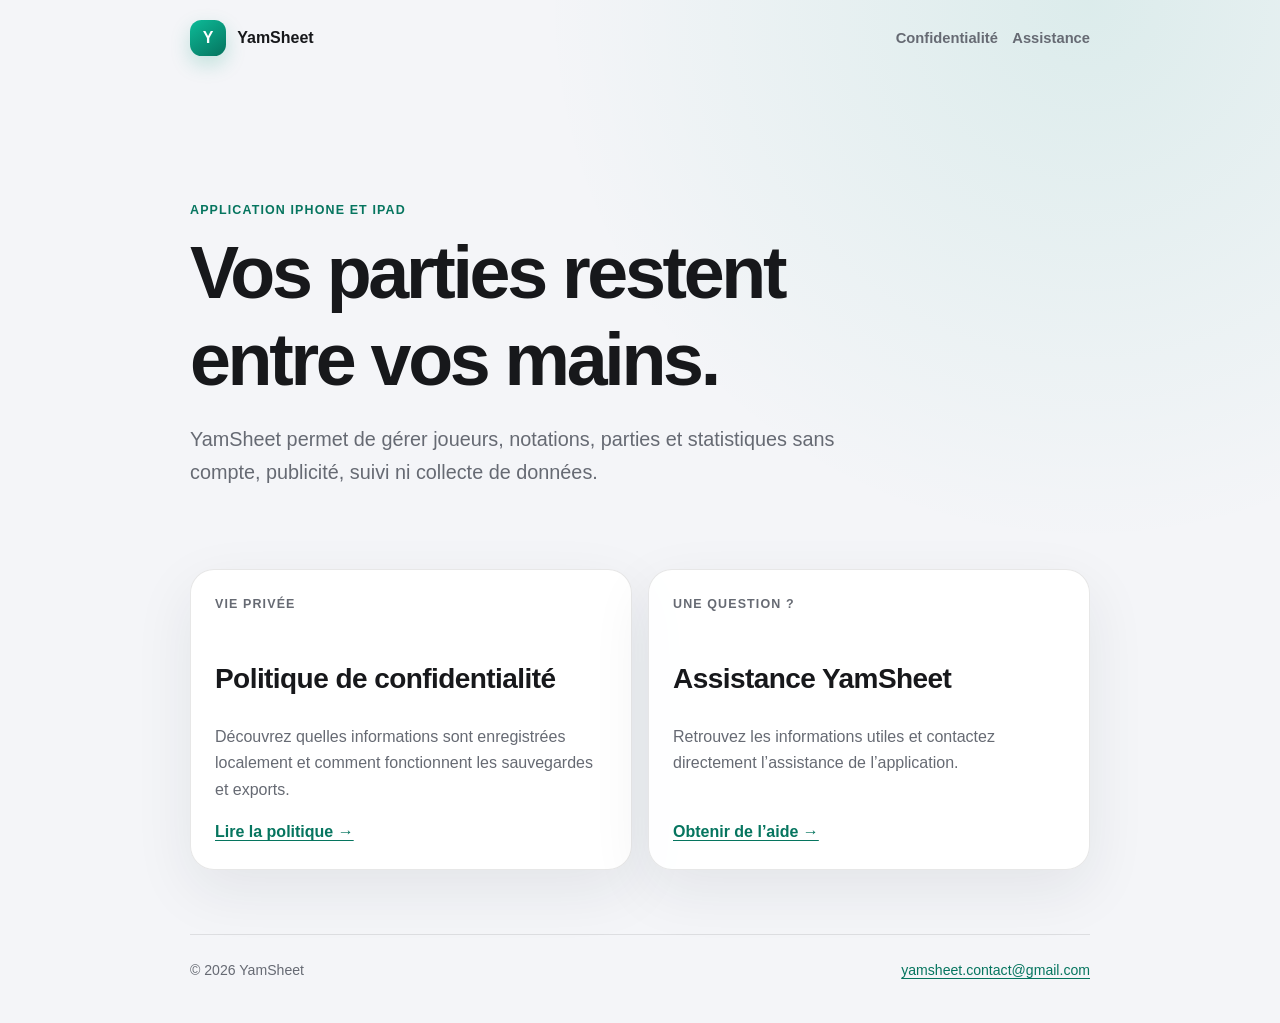
<file: app-store/index.html>
<!doctype html>
<html lang="fr">
  <head>
    <meta charset="utf-8">
    <meta name="viewport" content="width=device-width, initial-scale=1">
    <meta name="description" content="Confidentialité et assistance de l’application YamSheet.">
    <meta name="theme-color" content="#079b7d">
    <title>YamSheet — Confidentialité et assistance</title>
    <link rel="canonical" href="https://jonathans81.github.io/yamsheet/">
    <link rel="stylesheet" href="./assets/styles.css">
  </head>
  <body>
    <header class="site-header">
      <a class="brand" href="./">
        <span class="brand-mark" aria-hidden="true">Y</span>
        <span>YamSheet</span>
      </a>
      <nav aria-label="Navigation principale">
        <a href="./privacy/">Confidentialité</a>
        <a href="./support/">Assistance</a>
      </nav>
    </header>

    <main>
      <section class="hero">
        <p class="eyebrow">Application iPhone et iPad</p>
        <h1>Vos parties restent entre vos mains.</h1>
        <p class="lead">
          YamSheet permet de gérer joueurs, notations, parties et statistiques
          sans compte, publicité, suivi ni collecte de données.
        </p>
      </section>

      <section class="grid" aria-label="Informations utiles">
        <article class="card">
          <p class="eyebrow">Vie privée</p>
          <h2>Politique de confidentialité</h2>
          <p>
            Découvrez quelles informations sont enregistrées localement et
            comment fonctionnent les sauvegardes et exports.
          </p>
          <a class="card-link" href="./privacy/">Lire la politique →</a>
        </article>

        <article class="card">
          <p class="eyebrow">Une question ?</p>
          <h2>Assistance YamSheet</h2>
          <p>
            Retrouvez les informations utiles et contactez directement
            l’assistance de l’application.
          </p>
          <a class="card-link" href="./support/">Obtenir de l’aide →</a>
        </article>
      </section>
    </main>

    <footer class="site-footer">
      <span>© 2026 YamSheet</span>
      <a href="mailto:yamsheet.contact@gmail.com">yamsheet.contact@gmail.com</a>
    </footer>
  </body>
</html>
</file>
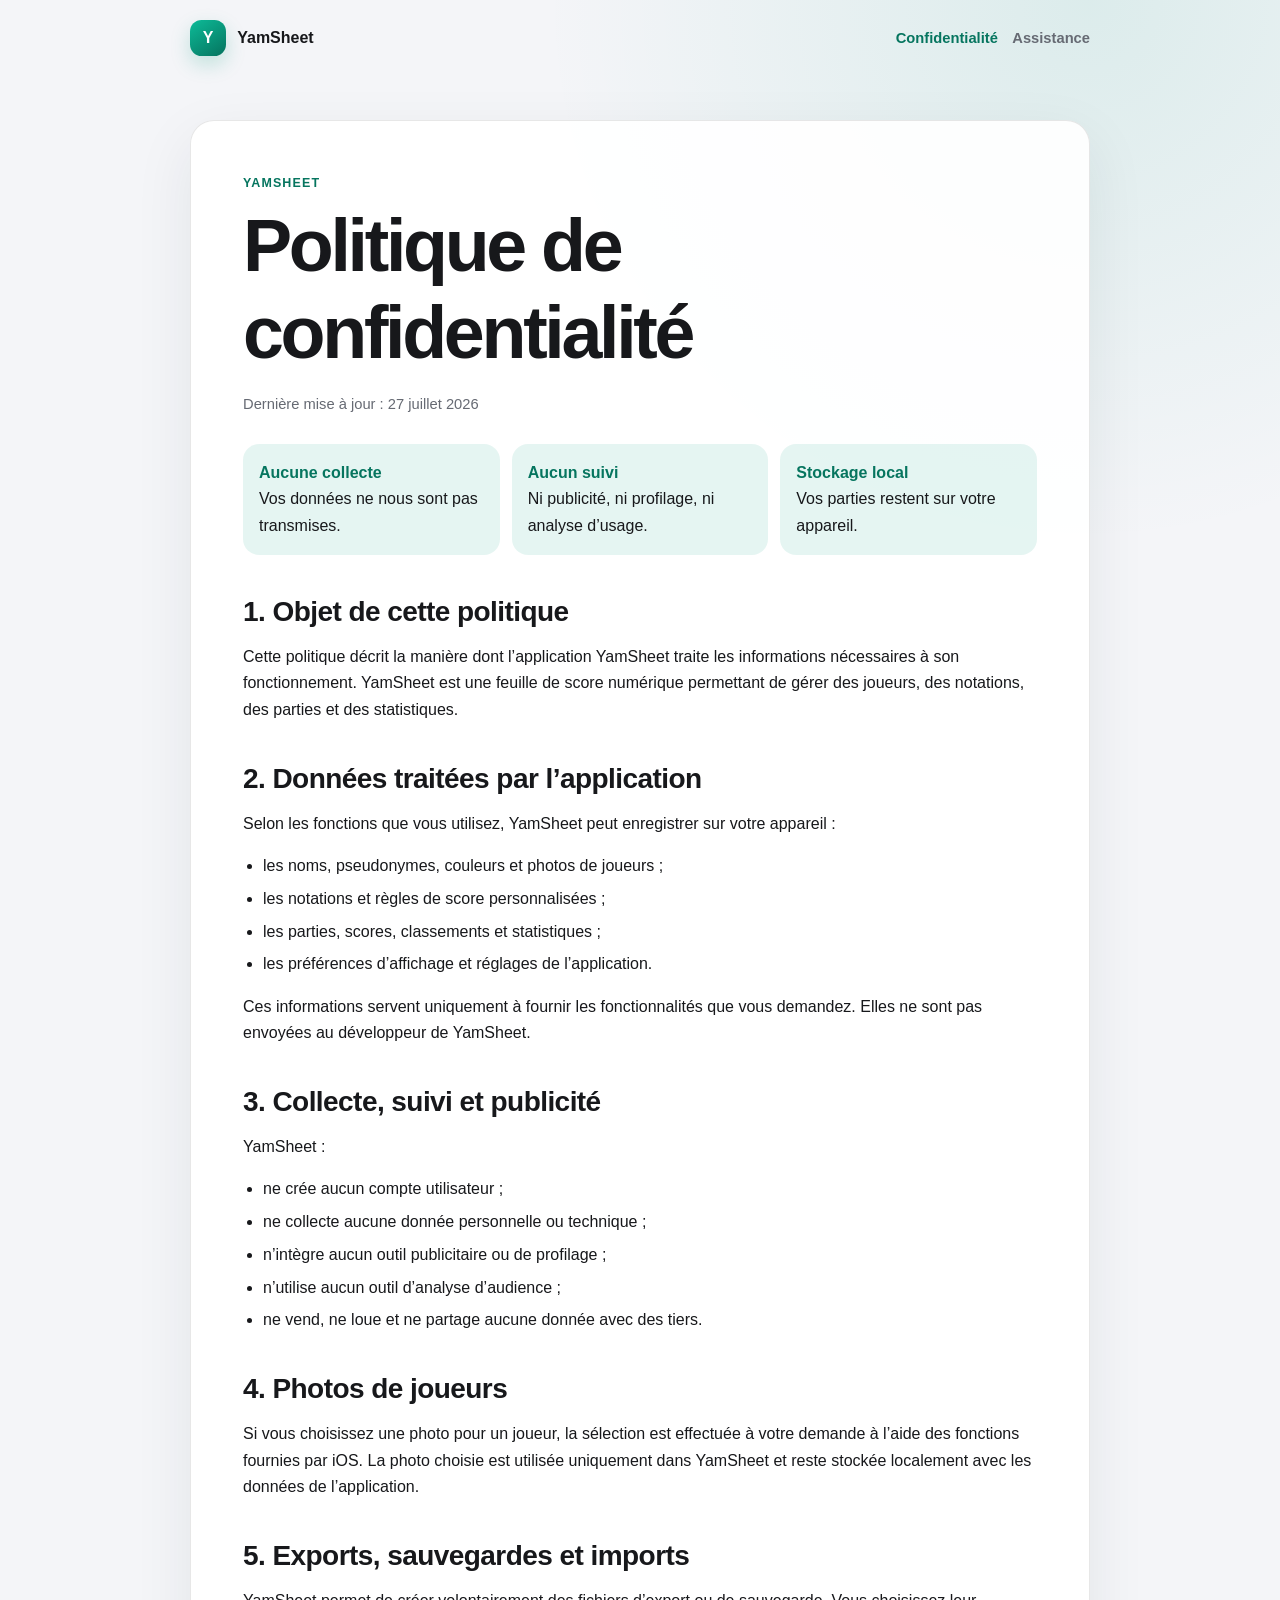
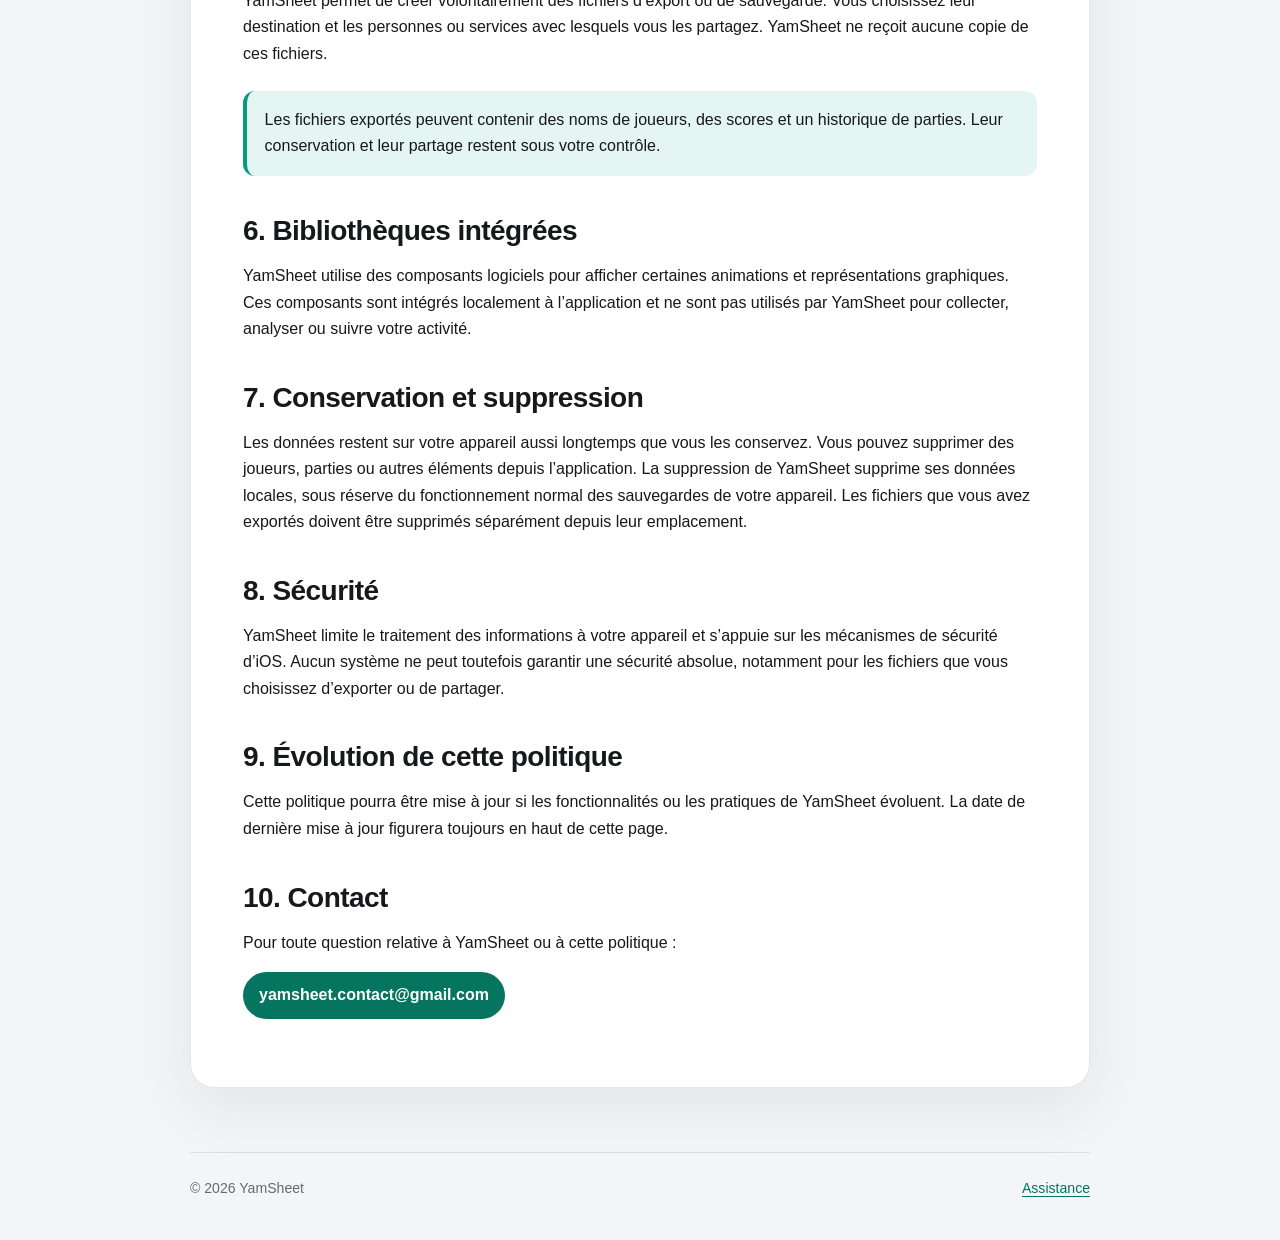
<file: app-store/privacy/index.html>
<!doctype html>
<html lang="fr">
  <head>
    <meta charset="utf-8">
    <meta name="viewport" content="width=device-width, initial-scale=1">
    <meta
      name="description"
      content="Politique de confidentialité de l’application YamSheet."
    >
    <meta name="theme-color" content="#079b7d">
    <title>Politique de confidentialité — YamSheet</title>
    <link
      rel="canonical"
      href="https://jonathans81.github.io/yamsheet/privacy/"
    >
    <link rel="stylesheet" href="../assets/styles.css">
  </head>
  <body>
    <header class="site-header">
      <a class="brand" href="../">
        <span class="brand-mark" aria-hidden="true">Y</span>
        <span>YamSheet</span>
      </a>
      <nav aria-label="Navigation principale">
        <a href="./" aria-current="page">Confidentialité</a>
        <a href="../support/">Assistance</a>
      </nav>
    </header>

    <main>
      <article class="document">
        <p class="eyebrow">YamSheet</p>
        <h1>Politique de confidentialité</h1>
        <p class="meta">Dernière mise à jour : 27 juillet 2026</p>

        <div class="summary" aria-label="Résumé">
          <div><strong>Aucune collecte</strong>Vos données ne nous sont pas transmises.</div>
          <div><strong>Aucun suivi</strong>Ni publicité, ni profilage, ni analyse d’usage.</div>
          <div><strong>Stockage local</strong>Vos parties restent sur votre appareil.</div>
        </div>

        <h2>1. Objet de cette politique</h2>
        <p>
          Cette politique décrit la manière dont l’application YamSheet traite
          les informations nécessaires à son fonctionnement. YamSheet est une
          feuille de score numérique permettant de gérer des joueurs, des
          notations, des parties et des statistiques.
        </p>

        <h2>2. Données traitées par l’application</h2>
        <p>
          Selon les fonctions que vous utilisez, YamSheet peut enregistrer sur
          votre appareil :
        </p>
        <ul>
          <li>les noms, pseudonymes, couleurs et photos de joueurs ;</li>
          <li>les notations et règles de score personnalisées ;</li>
          <li>les parties, scores, classements et statistiques ;</li>
          <li>les préférences d’affichage et réglages de l’application.</li>
        </ul>
        <p>
          Ces informations servent uniquement à fournir les fonctionnalités que
          vous demandez. Elles ne sont pas envoyées au développeur de YamSheet.
        </p>

        <h2>3. Collecte, suivi et publicité</h2>
        <p>YamSheet :</p>
        <ul>
          <li>ne crée aucun compte utilisateur ;</li>
          <li>ne collecte aucune donnée personnelle ou technique ;</li>
          <li>n’intègre aucun outil publicitaire ou de profilage ;</li>
          <li>n’utilise aucun outil d’analyse d’audience ;</li>
          <li>ne vend, ne loue et ne partage aucune donnée avec des tiers.</li>
        </ul>

        <h2>4. Photos de joueurs</h2>
        <p>
          Si vous choisissez une photo pour un joueur, la sélection est
          effectuée à votre demande à l’aide des fonctions fournies par iOS. La
          photo choisie est utilisée uniquement dans YamSheet et reste stockée
          localement avec les données de l’application.
        </p>

        <h2>5. Exports, sauvegardes et imports</h2>
        <p>
          YamSheet permet de créer volontairement des fichiers d’export ou de
          sauvegarde. Vous choisissez leur destination et les personnes ou
          services avec lesquels vous les partagez. YamSheet ne reçoit aucune
          copie de ces fichiers.
        </p>
        <div class="notice">
          Les fichiers exportés peuvent contenir des noms de joueurs, des
          scores et un historique de parties. Leur conservation et leur partage
          restent sous votre contrôle.
        </div>

        <h2>6. Bibliothèques intégrées</h2>
        <p>
          YamSheet utilise des composants logiciels pour afficher certaines
          animations et représentations graphiques. Ces composants sont
          intégrés localement à l’application et ne sont pas utilisés par
          YamSheet pour collecter, analyser ou suivre votre activité.
        </p>

        <h2>7. Conservation et suppression</h2>
        <p>
          Les données restent sur votre appareil aussi longtemps que vous les
          conservez. Vous pouvez supprimer des joueurs, parties ou autres
          éléments depuis l’application. La suppression de YamSheet supprime
          ses données locales, sous réserve du fonctionnement normal des
          sauvegardes de votre appareil. Les fichiers que vous avez exportés
          doivent être supprimés séparément depuis leur emplacement.
        </p>

        <h2>8. Sécurité</h2>
        <p>
          YamSheet limite le traitement des informations à votre appareil et
          s’appuie sur les mécanismes de sécurité d’iOS. Aucun système ne peut
          toutefois garantir une sécurité absolue, notamment pour les fichiers
          que vous choisissez d’exporter ou de partager.
        </p>

        <h2>9. Évolution de cette politique</h2>
        <p>
          Cette politique pourra être mise à jour si les fonctionnalités ou les
          pratiques de YamSheet évoluent. La date de dernière mise à jour
          figurera toujours en haut de cette page.
        </p>

        <h2>10. Contact</h2>
        <p>
          Pour toute question relative à YamSheet ou à cette politique :
        </p>
        <p>
          <a class="button" href="mailto:yamsheet.contact@gmail.com">
            yamsheet.contact@gmail.com
          </a>
        </p>
      </article>
    </main>

    <footer class="site-footer">
      <span>© 2026 YamSheet</span>
      <a href="../support/">Assistance</a>
    </footer>
  </body>
</html>
</file>
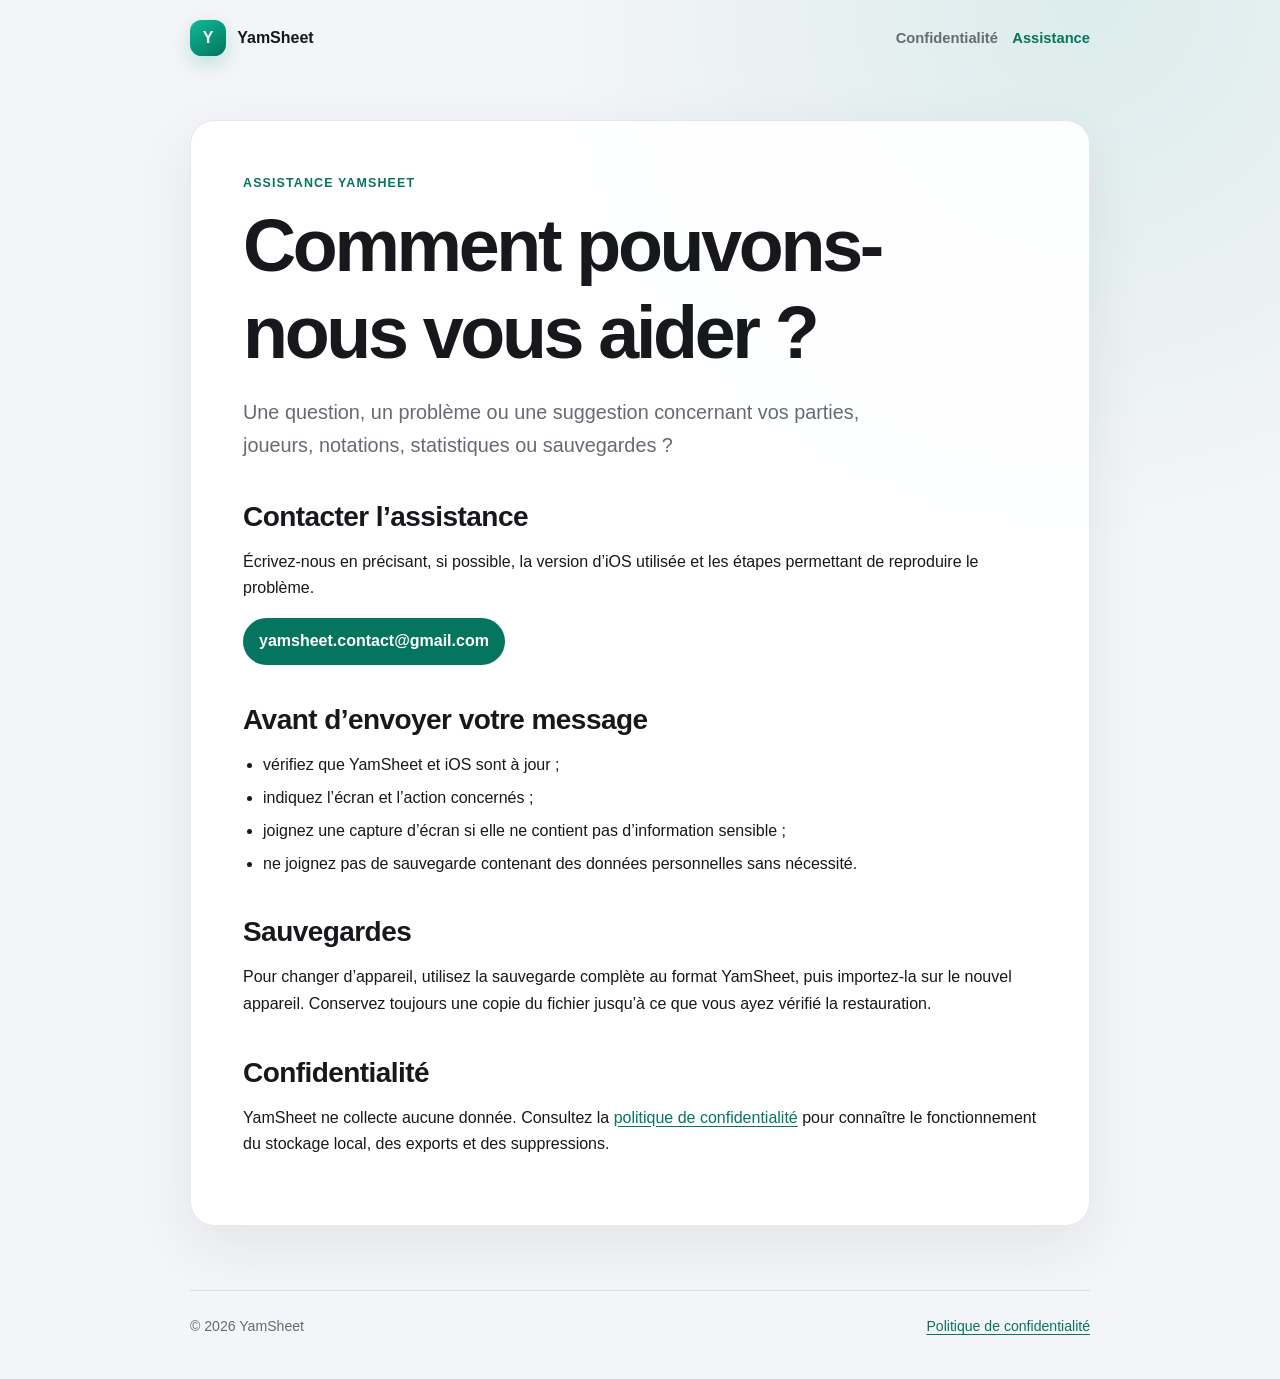
<file: app-store/support/index.html>
<!doctype html>
<html lang="fr">
  <head>
    <meta charset="utf-8">
    <meta name="viewport" content="width=device-width, initial-scale=1">
    <meta name="description" content="Assistance pour l’application YamSheet.">
    <meta name="theme-color" content="#079b7d">
    <title>Assistance — YamSheet</title>
    <link
      rel="canonical"
      href="https://jonathans81.github.io/yamsheet/support/"
    >
    <link rel="stylesheet" href="../assets/styles.css">
  </head>
  <body>
    <header class="site-header">
      <a class="brand" href="../">
        <span class="brand-mark" aria-hidden="true">Y</span>
        <span>YamSheet</span>
      </a>
      <nav aria-label="Navigation principale">
        <a href="../privacy/">Confidentialité</a>
        <a href="./" aria-current="page">Assistance</a>
      </nav>
    </header>

    <main>
      <article class="document">
        <p class="eyebrow">Assistance YamSheet</p>
        <h1>Comment pouvons-nous vous aider ?</h1>
        <p class="lead">
          Une question, un problème ou une suggestion concernant vos parties,
          joueurs, notations, statistiques ou sauvegardes ?
        </p>

        <h2>Contacter l’assistance</h2>
        <p>
          Écrivez-nous en précisant, si possible, la version d’iOS utilisée et
          les étapes permettant de reproduire le problème.
        </p>
        <p>
          <a class="button" href="mailto:yamsheet.contact@gmail.com">
            yamsheet.contact@gmail.com
          </a>
        </p>

        <h2>Avant d’envoyer votre message</h2>
        <ul>
          <li>vérifiez que YamSheet et iOS sont à jour ;</li>
          <li>indiquez l’écran et l’action concernés ;</li>
          <li>joignez une capture d’écran si elle ne contient pas d’information sensible ;</li>
          <li>ne joignez pas de sauvegarde contenant des données personnelles sans nécessité.</li>
        </ul>

        <h2>Sauvegardes</h2>
        <p>
          Pour changer d’appareil, utilisez la sauvegarde complète au format
          YamSheet, puis importez-la sur le nouvel appareil. Conservez toujours
          une copie du fichier jusqu’à ce que vous ayez vérifié la restauration.
        </p>

        <h2>Confidentialité</h2>
        <p>
          YamSheet ne collecte aucune donnée. Consultez la
          <a href="../privacy/">politique de confidentialité</a> pour connaître
          le fonctionnement du stockage local, des exports et des suppressions.
        </p>
      </article>
    </main>

    <footer class="site-footer">
      <span>© 2026 YamSheet</span>
      <a href="../privacy/">Politique de confidentialité</a>
    </footer>
  </body>
</html>
</file>
<file: app-store/assets/styles.css>
:root {
  color-scheme: light dark;
  --accent: #079b7d;
  --accent-strong: #06755f;
  --accent-soft: rgba(7, 155, 125, 0.1);
  --background: #f4f5f8;
  --surface: rgba(255, 255, 255, 0.92);
  --text: #17181b;
  --secondary: #666a73;
  --border: rgba(23, 24, 27, 0.1);
  --shadow: 0 20px 60px rgba(27, 36, 46, 0.08);
  font-family:
    -apple-system, BlinkMacSystemFont, "SF Pro Text", "Segoe UI", sans-serif;
}

* {
  box-sizing: border-box;
}

html {
  scroll-behavior: smooth;
}

body {
  min-height: 100vh;
  margin: 0;
  color: var(--text);
  background:
    radial-gradient(circle at 85% 0%, var(--accent-soft), transparent 34rem),
    var(--background);
  line-height: 1.65;
}

a {
  color: var(--accent-strong);
  text-underline-offset: 0.18em;
}

a:hover {
  text-decoration-thickness: 2px;
}

.site-header,
.site-footer,
main {
  width: min(100% - 2rem, 900px);
  margin-inline: auto;
}

.site-header {
  display: flex;
  align-items: center;
  justify-content: space-between;
  gap: 1rem;
  padding-block: 1.25rem;
}

.brand {
  display: inline-flex;
  align-items: center;
  gap: 0.7rem;
  color: var(--text);
  font-weight: 750;
  text-decoration: none;
}

.brand-mark {
  display: grid;
  width: 2.25rem;
  height: 2.25rem;
  place-items: center;
  border-radius: 0.72rem;
  color: white;
  background: linear-gradient(145deg, #0dbb98, #05735e);
  box-shadow: 0 8px 20px rgba(7, 155, 125, 0.22);
}

nav {
  display: flex;
  flex-wrap: wrap;
  gap: 0.9rem;
}

nav a {
  color: var(--secondary);
  font-size: 0.92rem;
  font-weight: 650;
  text-decoration: none;
}

nav a[aria-current="page"] {
  color: var(--accent-strong);
}

main {
  padding-block: 2.75rem 4rem;
}

.hero {
  padding-block: clamp(2rem, 8vw, 5rem);
}

.eyebrow {
  margin: 0 0 0.6rem;
  color: var(--accent-strong);
  font-size: 0.78rem;
  font-weight: 750;
  letter-spacing: 0.09em;
  text-transform: uppercase;
}

h1,
h2,
h3 {
  line-height: 1.18;
}

h1 {
  max-width: 18ch;
  margin: 0;
  font-size: clamp(2.3rem, 8vw, 4.6rem);
  letter-spacing: -0.045em;
}

h2 {
  margin: 2.4rem 0 0.8rem;
  font-size: clamp(1.35rem, 4vw, 1.75rem);
  letter-spacing: -0.02em;
}

h3 {
  margin-bottom: 0.35rem;
}

.lead {
  max-width: 62ch;
  margin: 1.2rem 0 0;
  color: var(--secondary);
  font-size: clamp(1.05rem, 2.5vw, 1.24rem);
}

.card,
.document {
  border: 1px solid var(--border);
  border-radius: 1.5rem;
  background: var(--surface);
  box-shadow: var(--shadow);
}

.document {
  padding: clamp(1.35rem, 5vw, 3.25rem);
}

.document > :first-child {
  margin-top: 0;
}

.summary {
  display: grid;
  grid-template-columns: repeat(3, 1fr);
  gap: 0.75rem;
  margin-block: 1.75rem 2.5rem;
}

.summary div {
  padding: 1rem;
  border-radius: 1rem;
  background: var(--accent-soft);
}

.summary strong {
  display: block;
  color: var(--accent-strong);
}

.grid {
  display: grid;
  grid-template-columns: repeat(2, minmax(0, 1fr));
  gap: 1rem;
}

.card {
  display: flex;
  min-height: 13rem;
  flex-direction: column;
  padding: 1.5rem;
}

.card p {
  color: var(--secondary);
}

.card-link {
  margin-top: auto;
  font-weight: 700;
}

ul {
  padding-left: 1.25rem;
}

li + li {
  margin-top: 0.4rem;
}

.notice {
  margin-block: 1.5rem;
  padding: 1rem 1.1rem;
  border-left: 4px solid var(--accent);
  border-radius: 0.75rem;
  background: var(--accent-soft);
}

.meta {
  color: var(--secondary);
  font-size: 0.92rem;
}

.button {
  display: inline-flex;
  align-items: center;
  justify-content: center;
  min-height: 2.85rem;
  padding: 0.65rem 1rem;
  border-radius: 999px;
  color: white;
  background: var(--accent-strong);
  font-weight: 700;
  text-decoration: none;
}

.site-footer {
  display: flex;
  justify-content: space-between;
  gap: 1rem;
  padding-block: 1.5rem 2.5rem;
  border-top: 1px solid var(--border);
  color: var(--secondary);
  font-size: 0.88rem;
}

@media (max-width: 640px) {
  .site-header,
  .site-footer {
    align-items: flex-start;
    flex-direction: column;
  }

  .summary,
  .grid {
    grid-template-columns: 1fr;
  }

  main {
    padding-top: 1rem;
  }
}

@media (prefers-color-scheme: dark) {
  :root {
    --accent: #38d5b4;
    --accent-strong: #69e5ca;
    --accent-soft: rgba(56, 213, 180, 0.12);
    --background: #101214;
    --surface: rgba(27, 30, 34, 0.94);
    --text: #f3f5f6;
    --secondary: #afb5bd;
    --border: rgba(255, 255, 255, 0.1);
    --shadow: 0 20px 60px rgba(0, 0, 0, 0.24);
  }
}

@media (prefers-reduced-motion: reduce) {
  html {
    scroll-behavior: auto;
  }
}
</file>
